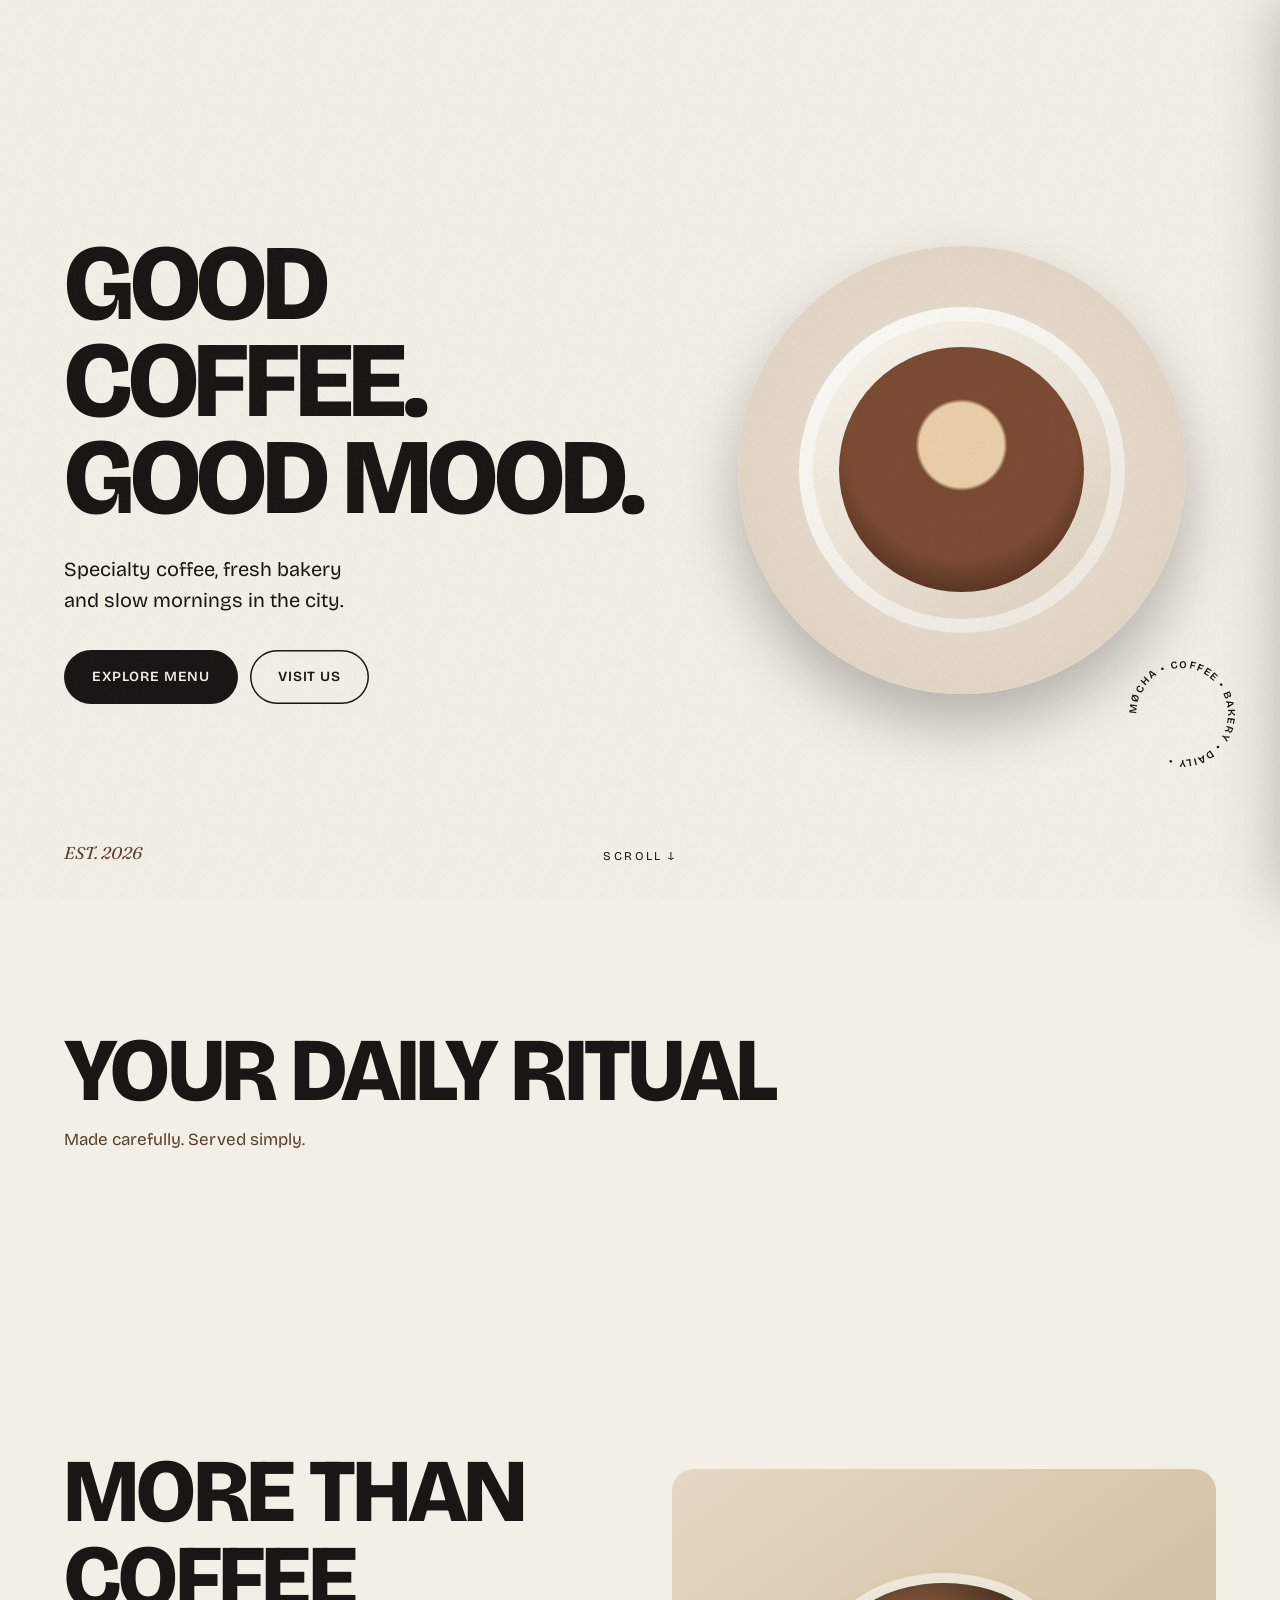
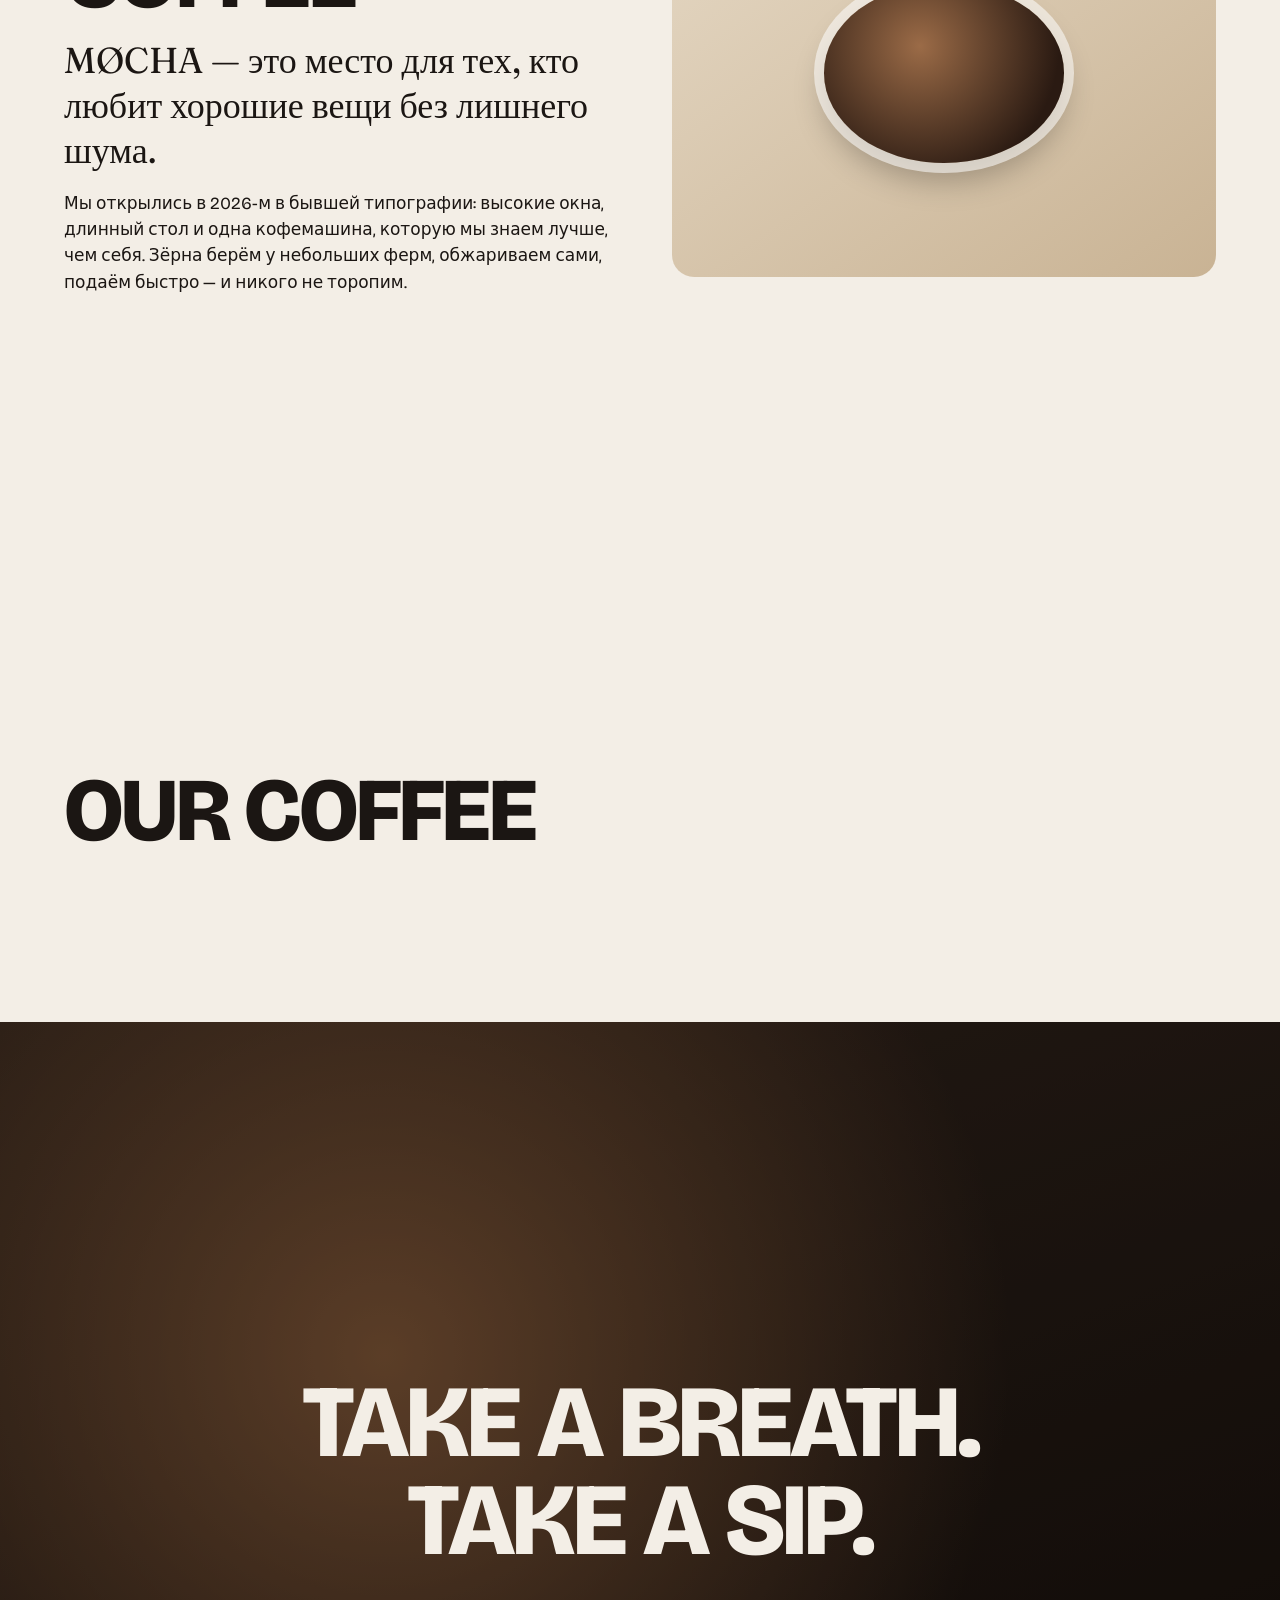
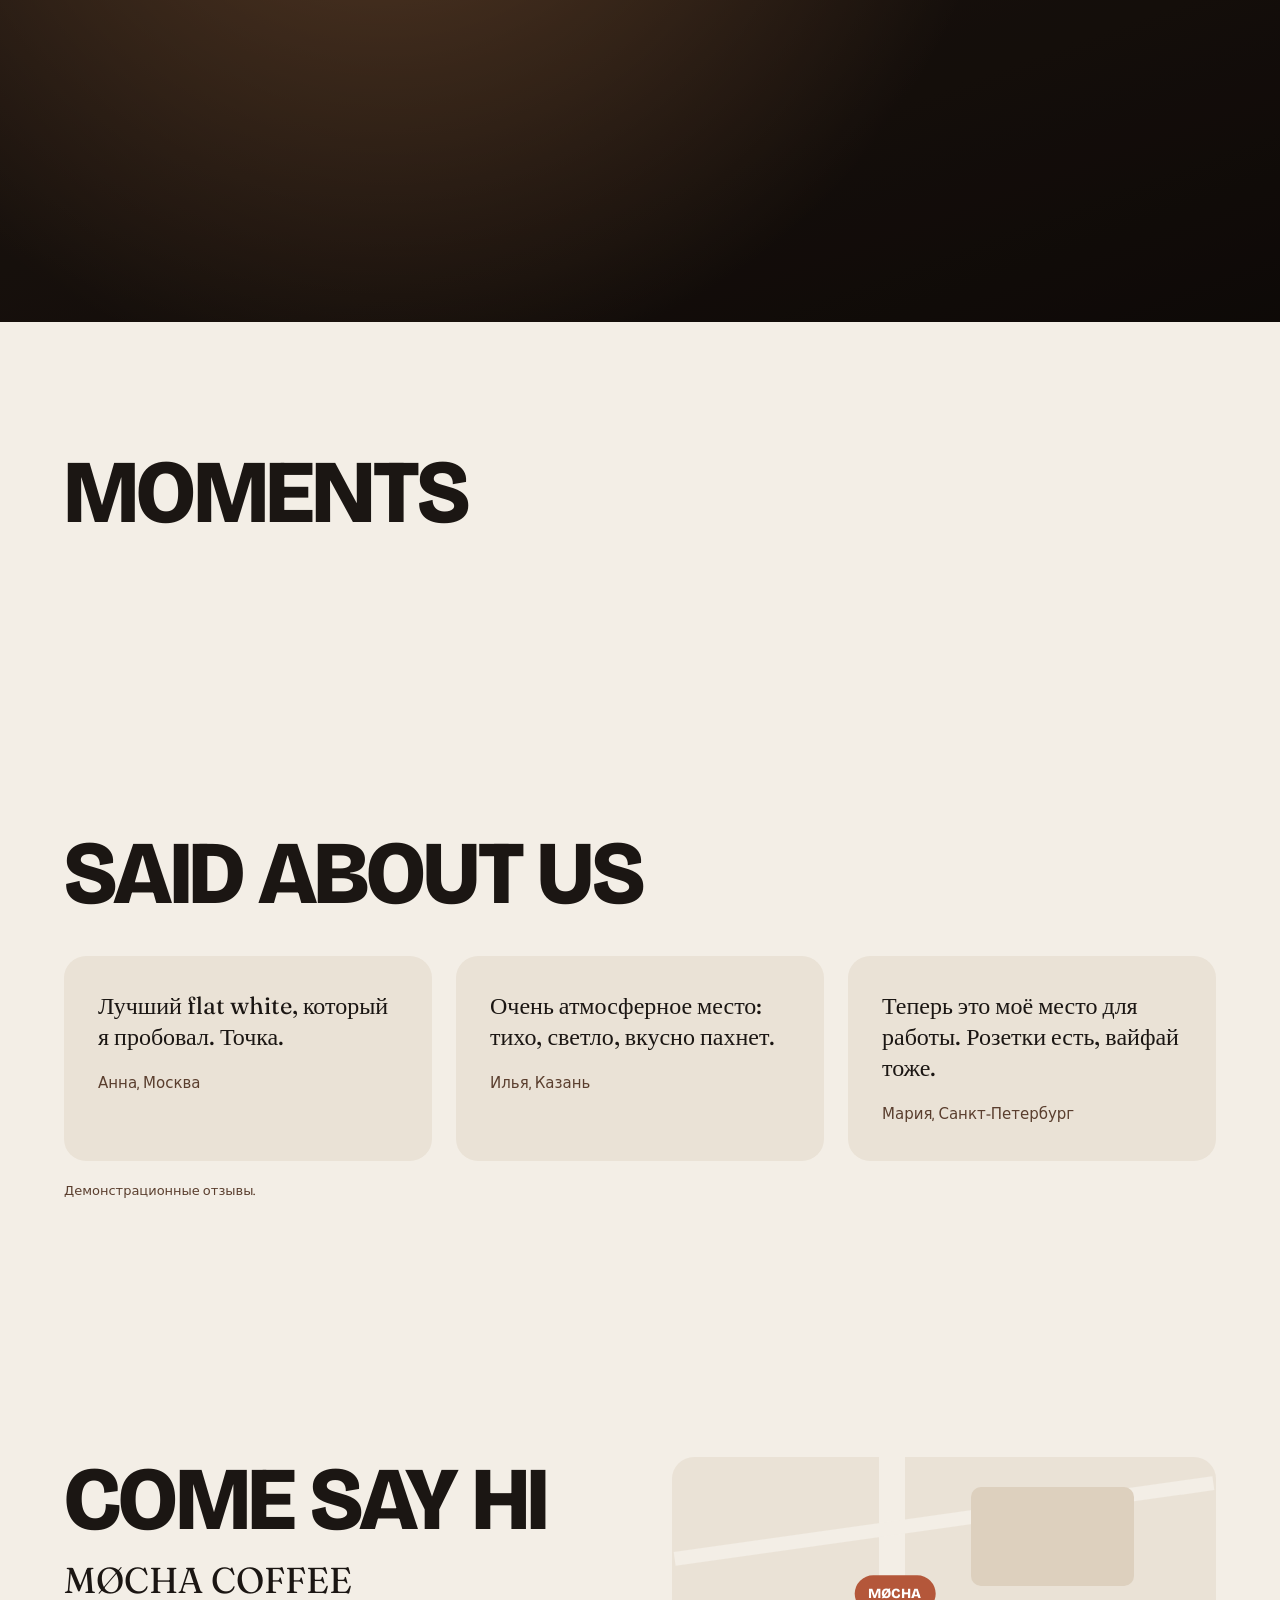
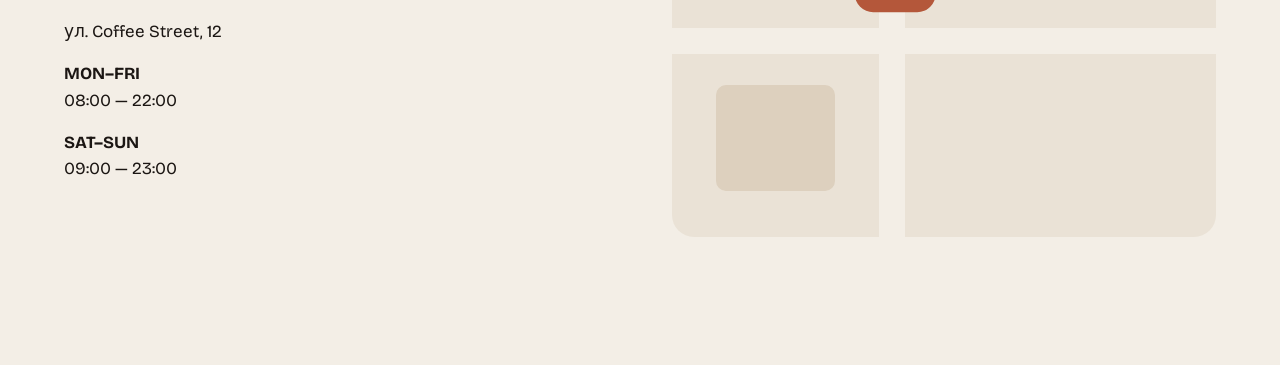
<file: index.html>
<!doctype html><html lang="ru"><head><meta charset="utf-8"><meta name="viewport" content="width=device-width,initial-scale=1"><title>MØCHA — Coffee &amp; Bakery</title><meta name="description" content="MØCHA — современная specialty-кофейня, свежая выпечка и хороший кофе каждый день."><meta property="og:title" content="MØCHA — Coffee &amp; Bakery"><meta property="og:description" content="Specialty-кофе, свежая выпечка и медленные утра в городе."><meta property="og:type" content="website"><link rel="icon" href="[data-uri]"><link rel="preconnect" href="https://fonts.googleapis.com"><link rel="preconnect" href="https://fonts.gstatic.com" crossorigin><link href="https://fonts.googleapis.com/css2?family=Bricolage+Grotesque:wght@400;600;800&family=Fraunces:ital,wght@0,400;1,400&display=swap" rel="stylesheet"><script>document.documentElement.dataset.theme=localStorage.getItem("mocha-theme")||"light"</script><style>
:root{--bg:#F3EEE6;--ink:#1B1613;--cof:#5A3E2E;--bei:#DDD0BE;--acc:#B4573A;--card:#EAE2D6;--r:22px}
[data-theme=dark]{--bg:#14100E;--ink:#F0E9DE;--cof:#C9A88E;--bei:#2A211C;--acc:#D07A5A;--card:#1D1714}
*{box-sizing:border-box;margin:0}html{scroll-behavior:smooth}
body{background:var(--bg);color:var(--ink);font:400 17px/1.55 "Bricolage Grotesque",system-ui,sans-serif;overflow-x:hidden;animation:fade .5s}
body::before{content:"";position:fixed;inset:0;pointer-events:none;opacity:.05;z-index:99;background-image:url("data:image/svg+xml,%3Csvg xmlns='http://www.w3.org/2000/svg' width='120' height='120'%3E%3Cfilter id='n'%3E%3CfeTurbulence baseFrequency='.9'/%3E%3C/filter%3E%3Crect width='120' height='120' filter='url(%23n)'/%3E%3C/svg%3E")}
@keyframes fade{from{opacity:0}}@keyframes up{from{opacity:0;transform:translateY(40px)}}@keyframes zoom{from{opacity:0;transform:scale(.9)}}
a{color:inherit}:focus-visible{outline:3px solid var(--acc);outline-offset:3px}
button{font:inherit;color:inherit;cursor:pointer;background:none;border:0}
.serif{font-family:Fraunces,Georgia,serif;font-size:clamp(24px,3vw,36px);line-height:1.25}
header{position:fixed;inset:0 0 auto;z-index:50;display:flex;align-items:center;justify-content:space-between;padding:22px 5vw;transition:.3s}
header.s{padding:10px 5vw;background:color-mix(in srgb,var(--bg) 70%,transparent);backdrop-filter:blur(14px);-webkit-backdrop-filter:blur(14px)}
.logo{font-weight:800;font-size:24px;letter-spacing:.06em;text-decoration:none}
nav{display:flex;gap:34px}nav a{text-decoration:none;font-weight:600;font-size:14px;letter-spacing:.1em}nav a:hover{color:var(--acc)}
.hr{display:flex;gap:6px;align-items:center}.hr a,.hr button{padding:10px 12px;min-height:44px;border-radius:99px;text-decoration:none;font-size:15px}
.hr a:hover,.hr button:hover{background:var(--bei)}#cb{position:relative}#cn{position:absolute;top:2px;right:0;background:var(--acc);color:#fff;border-radius:99px;font-size:11px;min-width:18px;text-align:center}#cn:empty{display:none}
#cb.bump{animation:pop .4s}@keyframes pop{50%{transform:scale(1.25)}}
#bg{display:none}
.big{font-weight:800;font-size:clamp(38px,7vw,96px);line-height:.95;letter-spacing:-.03em}
.sec{padding:clamp(70px,10vw,140px) 5vw}.pt{padding-top:140px}.sub{margin:14px 0 40px;color:var(--cof)}
.btns{display:flex;gap:12px;flex-wrap:wrap}.btn{display:inline-block;padding:16px 28px;border-radius:99px;background:var(--ink);color:var(--bg);font-weight:600;letter-spacing:.06em;font-size:14px;text-decoration:none;min-height:48px;transition:.25s}
.btn:hover{background:var(--acc);color:#fff}.btn.ghost{background:none;color:var(--ink);box-shadow:inset 0 0 0 1.5px var(--ink)}.btn.ghost:hover{background:var(--ink);color:var(--bg)}
.hero{min-height:100vh;display:grid;grid-template-columns:1.1fr .9fr;align-items:center;gap:20px;padding:120px 5vw 80px;position:relative}
.hero h1{font-size:clamp(46px,8.4vw,132px);font-weight:800;line-height:.9;letter-spacing:-.04em;margin-bottom:28px}
.hero h1 span{display:block;animation:up .9s .2s both}.lead{font-size:20px;margin-bottom:34px;animation:up .9s .45s both}.hero .btns{animation:up .9s .9s both}
.cup{position:relative;aspect-ratio:1;max-width:520px;width:100%;justify-self:center;animation:zoom 1.2s .3s both}
.cup i{position:absolute;border-radius:50%}.saucer{inset:6%;background:radial-gradient(circle,var(--card),var(--bei));box-shadow:0 30px 60px rgba(0,0,0,.25)}
.mug{inset:18%;background:linear-gradient(145deg,#FBF7F0,#D9CDBB);box-shadow:inset 0 0 0 14px rgba(255,255,255,.5)}
.art{inset:26%;background:radial-gradient(circle at 50% 40%,#E9CDA8 0 22%,#7A4B32 24% 60%,#2C1810 100%)}
.badge{position:absolute;right:3vw;bottom:14%;width:120px;animation:spin 22s linear infinite}.badge text{font-size:10.5px;letter-spacing:.14em;fill:var(--ink);font-weight:600}
@keyframes spin{to{transform:rotate(360deg)}}
.est{position:absolute;left:5vw;bottom:34px;font-family:Fraunces,serif;font-style:italic;color:var(--cof)}.scroll{position:absolute;left:50%;bottom:34px;transform:translateX(-50%);font-size:12px;letter-spacing:.2em;text-decoration:none}
.grid4{display:grid;grid-template-columns:repeat(4,1fr);gap:20px}.grid3{display:grid;grid-template-columns:repeat(3,1fr);gap:24px;margin-top:40px}
.card{text-align:left;display:block;width:100%}.card .ph{border-radius:var(--r);overflow:hidden}.card .ph::after{transition:.5s}.card:hover .ph::after{transform:scale(1.12)}
.card h3{margin-top:14px;font-size:22px}.card p{font-size:15px;color:var(--cof)}.row{display:flex;justify-content:space-between;align-items:center;margin-top:8px}
.price{font-family:Fraunces,serif;font-size:24px}.plus{width:44px;height:44px;border-radius:50%;background:var(--ink);color:var(--bg);font-size:22px;transition:.25s}.plus:hover{background:var(--acc);transform:rotate(90deg)}
.ph{position:relative;aspect-ratio:1;background:linear-gradient(145deg,var(--a),var(--b))}
.ph::after{content:"";position:absolute;inset:28%;border-radius:50%;background:radial-gradient(circle at 40% 35%,var(--c),#2A1A12 75%);box-shadow:0 0 0 10px rgba(255,255,255,.55),0 18px 30px rgba(0,0,0,.25)}
.t1{--a:#E5D8C4;--b:#C9B394;--c:#9B6B47}.t2{--a:#D9E0D0;--b:#B5C2A6;--c:#7C8F5C}.t3{--a:#D5E0E6;--b:#A9C0CC;--c:#5B4132}.t4{--a:#F0DDBF;--b:#DDB483;--c:#C98A4B}.t5{--a:#EBD3CF;--b:#D3A59D;--c:#8C3B2E}
.wide{aspect-ratio:4/3;border-radius:var(--r);overflow:hidden}
.story{display:grid;grid-template-columns:1fr 1fr;gap:5vw;align-items:center}.story p{margin-top:18px;max-width:52ch}.story .btn{margin-top:26px}
.steps{grid-column:1/-1;display:flex;gap:6vw;list-style:none;padding:0}.steps li{font-size:24px}.steps b{display:block;font-family:Fraunces,serif;font-weight:400;font-size:clamp(60px,9vw,130px);line-height:1;color:var(--acc)}
.rv{opacity:0;transform:translateY(30px);transition:.8s}.rv.in{opacity:1;transform:none}.steps li:nth-child(2){transition-delay:.2s}.steps li:nth-child(3){transition-delay:.4s}
.pack{background:var(--ink);color:var(--bg);border-radius:14px;padding:26px;min-height:340px;display:flex;flex-direction:column;justify-content:space-between;position:relative;overflow:hidden}
.pack::before{content:"";position:absolute;right:-40px;top:-40px;width:160px;height:160px;border-radius:50%;background:var(--pc)}
.pack h3{font-size:34px;letter-spacing:.04em;position:relative}.pack small{letter-spacing:.14em;color:var(--pc);font-weight:600}.pack ul{list-style:none;padding:0;font-family:Fraunces,serif;font-size:22px}
.slow{height:100vh;position:relative;overflow:hidden;display:grid;place-items:center;text-align:center;color:#F3EEE6}
.slow-bg{position:absolute;inset:-15% 0;background:radial-gradient(circle at 30% 40%,#8B5E3C,transparent 55%),linear-gradient(160deg,#3A2A20,#120C09)}.slow::after{content:"";position:absolute;inset:0;background:rgba(0,0,0,.35)}
.slow h2{position:relative;z-index:2;font-size:clamp(40px,8vw,120px);font-weight:800;line-height:.95;letter-spacing:-.03em}
.gal{display:grid;grid-template-columns:repeat(4,1fr);grid-auto-rows:190px;gap:14px;margin-top:40px}
.gal button{position:relative;overflow:hidden;border-radius:var(--r)}.gal button:nth-child(1){grid-row:span 2;grid-column:span 2}.gal button:nth-child(4){grid-column:span 2}
.gal .ph{position:absolute;inset:0;aspect-ratio:auto;transition:.6s}.gal button:hover .ph{transform:scale(1.08)}
.gal span{position:absolute;left:16px;bottom:14px;color:#fff;font-weight:600;opacity:0;transition:.3s;z-index:2;text-shadow:0 1px 8px rgba(0,0,0,.5)}.gal em{position:absolute;right:14px;top:10px;font-style:normal;font-size:28px;color:#fff;opacity:0;transition:.3s;z-index:2}
.gal button:hover span,.gal button:hover em,.gal button:focus-visible span,.gal button:focus-visible em{opacity:1}
.rev{background:var(--card);border-radius:var(--r);padding:34px}.rev blockquote{font-family:Fraunces,serif;font-size:24px;line-height:1.3}.rev figcaption{margin-top:20px;color:var(--cof);font-size:15px}.note{margin-top:20px;font-size:13px;color:var(--cof)}
.find{display:grid;grid-template-columns:1fr 1fr;gap:5vw}.find p{margin-top:16px}
.map{position:relative;min-height:380px;border-radius:var(--r);background:var(--card);overflow:hidden}.map i{position:absolute}.r{background:var(--bg)}.r1{left:0;right:0;top:45%;height:26px}.r2{top:0;bottom:0;left:38%;width:26px}.r3{left:0;right:0;top:15%;height:14px;transform:rotate(-8deg)}
.blk{background:var(--bei);border-radius:10px}.b1{left:8%;top:60%;width:22%;height:28%}.b2{left:55%;top:8%;width:30%;height:26%}
.pin{position:absolute;left:38%;top:45%;transform:translate(-30%,-140%);background:var(--acc);color:#fff;padding:8px 14px;border-radius:99px;font-weight:800;font-size:14px}
footer{background:var(--ink);color:var(--bg);padding:80px 5vw 0;overflow:hidden;position:relative}
footer .cols{display:grid;grid-template-columns:2fr 1fr 1fr 1fr;gap:30px}footer h4{font-size:12px;letter-spacing:.2em;opacity:.6;margin-bottom:12px}footer a{display:block;text-decoration:none;padding:3px 0}footer a:hover{color:var(--acc)}
.mega{font-weight:800;font-size:28vw;line-height:.75;letter-spacing:-.05em;margin:60px 0 -.09em;opacity:.12;white-space:nowrap;user-select:none}.copy{font-size:13px;opacity:.6;margin-top:50px}
.tabs{display:flex;gap:10px;flex-wrap:wrap;margin:40px 0}.tabs button{padding:12px 22px;border-radius:99px;box-shadow:inset 0 0 0 1.5px var(--ink);font-weight:600;font-size:14px;letter-spacing:.06em;min-height:44px}.tabs button[aria-selected=true]{background:var(--ink);color:var(--bg)}
.list{display:grid;grid-template-columns:repeat(2,1fr);gap:0 5vw}.item{display:grid;grid-template-columns:96px 1fr auto;gap:18px;align-items:center;padding:18px 0;border-bottom:1px solid var(--bei);text-align:left;width:100%;cursor:pointer;animation:up .5s both}
.item .ph{border-radius:14px;overflow:hidden}.item .ph::after{box-shadow:0 0 0 5px rgba(255,255,255,.55)}.item h3{font-size:22px}.item p{font-size:15px;color:var(--cof)}
.ov{position:fixed;inset:0;background:rgba(10,7,5,.55);z-index:80;display:none;place-items:center;padding:16px;backdrop-filter:blur(4px)}.ov.o{display:grid}
.modal{background:var(--bg);border-radius:28px;max-width:820px;width:100%;max-height:92vh;overflow:auto;display:grid;grid-template-columns:1fr 1fr;animation:zoom .3s}.modal .ph{height:100%;aspect-ratio:auto;min-height:260px}.mb{padding:30px;position:relative}
.x{position:absolute;right:14px;top:14px;width:44px;height:44px;font-size:26px;border-radius:50%;z-index:3}.x:hover{background:var(--bei)}
.mb h2{font-size:34px;line-height:1}.mb h4{margin:20px 0 8px;font-size:12px;letter-spacing:.2em;color:var(--cof)}.chips{display:flex;gap:8px;flex-wrap:wrap}
.chips label{cursor:pointer;position:relative}.chips input{position:absolute;opacity:0}.chips span{display:inline-block;padding:9px 16px;border-radius:99px;box-shadow:inset 0 0 0 1.5px var(--ink);font-size:14px;min-height:40px;line-height:22px}.chips input:checked+span{background:var(--ink);color:var(--bg)}.chips input:focus-visible+span{outline:3px solid var(--acc)}
.mb .btn{width:100%;margin-top:24px;border:0;cursor:pointer}
#drawer{position:fixed;top:0;right:0;bottom:0;width:min(440px,100%);background:var(--bg);z-index:90;transform:translateX(105%);transition:transform .45s cubic-bezier(.2,.8,.2,1);display:flex;flex-direction:column;box-shadow:-20px 0 60px rgba(0,0,0,.25)}#drawer.o{transform:none}
#drawer header{position:static;padding:22px 24px;border-bottom:1px solid var(--bei)}.dh{font-weight:800;letter-spacing:.08em}
#cl{list-style:none;padding:0 24px;overflow:auto;flex:1}#cl li{padding:18px 0;border-bottom:1px solid var(--bei);display:grid;grid-template-columns:1fr auto;gap:6px 12px;animation:up .35s both}
#cl select{background:var(--card);color:var(--ink);border:0;border-radius:8px;padding:2px 6px;font:inherit;font-size:14px}.qty{display:flex;align-items:center;gap:4px}.qty button{width:36px;height:36px;border-radius:50%;box-shadow:inset 0 0 0 1.5px var(--bei)}.qty output{min-width:22px;text-align:center}
.dm{font-size:14px;color:var(--cof)}.rm{font-size:13px;text-decoration:underline;color:var(--cof)}
.df{padding:20px 24px;border-top:1px solid var(--bei)}.tot{display:flex;justify-content:space-between;font-size:22px;margin-bottom:14px}.df .btn{width:100%;border:0;cursor:pointer}
#co{padding:20px 24px;overflow:auto;flex:1;display:none}#co label{display:block;margin:14px 0 6px;font-size:14px;color:var(--cof)}#co .chips label{margin:0}#co input[type=text],#co input[type=tel],#co input[type=time]{width:100%;padding:14px;border-radius:12px;border:1.5px solid var(--bei);background:var(--card);color:var(--ink);font:inherit}
#co .chips{margin:6px 0}#co .btn{width:100%;margin-top:24px;border:0;cursor:pointer}#co .back{margin-bottom:6px;font-size:14px;text-decoration:underline}.hid{display:none!important}
#done .modal{display:block;text-align:center;padding:60px 30px;max-width:520px}#done h2{font-size:clamp(36px,6vw,64px);font-weight:800;line-height:1}#done p{margin:12px 0}.no{font-family:Fraunces,serif;font-size:30px;color:var(--acc)}
.lbx{position:relative;width:min(760px,92vw)}.lbx .ph{aspect-ratio:4/3;border-radius:var(--r)}.lbx p{color:#fff;text-align:center;margin-top:12px}.lbn{position:absolute;top:45%;width:52px;height:52px;border-radius:50%;background:rgba(255,255,255,.9);color:#000;font-size:22px}
@media(max-width:1024px){.grid4{grid-template-columns:repeat(2,1fr)}.grid3{grid-template-columns:1fr 1fr}.list{grid-template-columns:1fr}}
@media(max-width:768px){nav{position:fixed;inset:0;background:var(--bg);flex-direction:column;justify-content:center;align-items:center;gap:26px;transform:translateY(-100%);transition:.4s;z-index:-1}nav.o{transform:none}nav a{font-size:26px}
#bg{display:block}.fu{display:none!important}.hero,.story,.find,footer .cols{grid-template-columns:1fr}.hero{padding-top:110px;gap:30px}.cup{max-width:340px}.badge{width:90px;right:4vw;bottom:24%}.est,.scroll{display:none}
.grid3{grid-template-columns:1fr}.gal{grid-template-columns:1fr 1fr;grid-auto-rows:150px}.gal button:nth-child(1){grid-column:span 2}.steps{gap:4vw}.modal{grid-template-columns:1fr}.modal .ph{min-height:170px;height:170px}#drawer{width:100%}.item{grid-template-columns:76px 1fr auto}}
@media(max-width:400px){.grid4{grid-template-columns:1fr}.btn{padding:14px 20px}}
@media(prefers-reduced-motion:reduce){*{animation:none!important;transition:none!important;scroll-behavior:auto!important}.rv{opacity:1;transform:none}}

</style></head><body>
<div id="hdr"></div>

<main id="pg-home">
<section class="hero"><div class="hero-t">
<h1><span>GOOD COFFEE.</span><span>GOOD MOOD.</span></h1>
<p class="lead">Specialty coffee, fresh bakery<br>and slow mornings in the city.</p>
<div class="btns"><a class="btn" href="#menu">EXPLORE MENU</a><a class="btn ghost" href="#contact">VISIT US</a></div></div>
<div class="cup" role="img" aria-label="Чашка specialty-кофе с латте-артом"><i class="saucer"></i><i class="mug"></i><i class="art"></i></div>
<svg class="badge" viewBox="0 0 120 120" aria-hidden="true"><defs><path id="c" d="M60 60m-46 0a46 46 0 1 1 92 0a46 46 0 1 1-92 0"/></defs><text><textPath href="#c">MØCHA • COFFEE • BAKERY • DAILY •</textPath></text></svg>
<span class="est">EST. 2026</span><a class="scroll" href="#ritual">SCROLL ↓</a></section>

<section id="ritual" class="sec"><h2 class="big">YOUR DAILY RITUAL</h2><p class="sub">Made carefully. Served simply.</p><div class="grid4" id="featured"></div></section>

<section id="story" class="sec story"><div><h2 class="big">MORE THAN COFFEE</h2>
<p class="serif">MØCHA — это место для тех, кто любит хорошие вещи без лишнего шума.</p>
<p>Мы открылись в 2026-м в бывшей типографии: высокие окна, длинный стол и одна кофемашина, которую мы знаем лучше, чем себя. Зёрна берём у небольших ферм, обжариваем сами, подаём быстро — и никого не торопим.</p></div>
<div class="ph t1 wide" role="img" aria-label="Интерьер кофейни"></div>
<ol class="steps"><li class="rv"><b>01</b>Origin</li><li class="rv"><b>02</b>Roast</li><li class="rv"><b>03</b>Serve</li></ol></section>

<section class="sec"><h2 class="big">OUR COFFEE</h2><div class="grid3 beans"></div></section>

<section class="slow"><div class="slow-bg" data-par></div><h2>TAKE A BREATH.<br>TAKE A SIP.</h2></section>

<section class="sec"><h2 class="big">MOMENTS</h2><div class="gal" id="gal"></div></section>

<section class="sec"><h2 class="big">SAID ABOUT US</h2><div class="grid3">
<figure class="rev"><blockquote>Лучший flat white, который я пробовал. Точка.</blockquote><figcaption>Анна, Москва</figcaption></figure>
<figure class="rev"><blockquote>Очень атмосферное место: тихо, светло, вкусно пахнет.</blockquote><figcaption>Илья, Казань</figcaption></figure>
<figure class="rev"><blockquote>Теперь это моё место для работы. Розетки есть, вайфай тоже.</blockquote><figcaption>Мария, Санкт-Петербург</figcaption></figure></div>
<p class="note">Демонстрационные отзывы.</p></section>

<section id="contact" class="sec find"><div><h2 class="big">COME SAY HI</h2><p class="serif">MØCHA COFFEE</p><p>ул. Coffee Street, 12</p>
<p><b>MON–FRI</b><br>08:00 — 22:00</p><p><b>SAT–SUN</b><br>09:00 — 23:00</p></div>
<div class="map" role="img" aria-label="Схема: MØCHA на пересечении улиц"><i class="r r1"></i><i class="r r2"></i><i class="r r3"></i><i class="blk b1"></i><i class="blk b2"></i><span class="pin">MØCHA</span></div></section>
</main>

<main id="pg-menu" class="sec pt" hidden><h1 class="big">МЕНЮ</h1>
<div class="tabs" role="tablist" id="tabs" aria-label="Категории"></div>
<div class="list" id="list" aria-live="polite"></div></main>
<div id="pg-about" hidden>
<main class="sec pt story"><div><h1 class="big">О НАС</h1>
<p class="serif">Coffee for slow mornings, fast ideas.</p>
<p>MØCHA — кофейня для тех, кто приходит работать, встречаться, читать и просто провести утро. Мы делаем короткое меню и делаем его хорошо.</p>
<p>Кофе обжариваем небольшими партиями, выпечку готовим каждое утро. Хотите забрать с собой — соберём за пару минут.</p>
<a class="btn" href="#menu">EXPLORE MENU</a></div>
<div class="ph t1 wide" role="img" aria-label="Стойка бариста"></div></main>
<section class="sec"><h2 class="big">OUR COFFEE</h2><div class="grid3 beans"></div></section>
</div>
<div id="ftr"></div>
<script>
const SZ={S:-30,M:0,L:70},AD={'Extra shot':60,'Овсяное молоко':50,'Ваниль':40,'Карамель':40};
const rub=n=>n.toLocaleString('ru-RU')+' ₽';
const $=(s,r=document)=>r.querySelector(s);
const Cart={items:(()=>{try{return JSON.parse(localStorage.getItem('mocha-cart'))||[]}catch(e){return[]}})(),
price:i=>i.base+(i.opts?SZ[i.size]+i.add.reduce((s,a)=>s+AD[a],0):0),
total(){return this.items.reduce((s,i)=>s+this.price(i)*i.qty,0)},
key:i=>i.id+i.size+i.add.join(),
save(){try{localStorage.setItem('mocha-cart',JSON.stringify(this.items))}catch(e){}this.render()},
add(it){it.k=this.key(it);const f=this.items.find(i=>i.k===it.k);f?f.qty+=it.qty:this.items.push(it);this.save();const b=$('#cb');b.classList.remove('bump');void b.offsetWidth;b.classList.add('bump')},
qty(k,d){const i=this.items.find(x=>x.k===k);i.qty+=d;if(i.qty<1)this.items=this.items.filter(x=>x!==i);this.save()},
del(k){this.items=this.items.filter(x=>x.k!==k);this.save()},
size(k,s){const i=this.items.find(x=>x.k===k);i.size=s;i.k=this.key(i);const d=this.items.find(x=>x!==i&&x.k===i.k);if(d){d.qty+=i.qty;this.items=this.items.filter(x=>x!==i)}this.save()},
render(){const n=this.items.reduce((s,i)=>s+i.qty,0);$('#cn').textContent=n||'';
$('#cl').innerHTML=this.items.length?this.items.map(i=>`<li><div><b>${i.name}</b>${i.opts?`<div class="dm"><select aria-label="Размер ${i.name}" data-k="${i.k}">${Object.keys(SZ).map(s=>`<option${s==i.size?' selected':''}>${s}</option>`).join('')}</select>${i.add.length?' · '+i.add.join(', '):''}</div>`:''}<button class="rm" data-d="${i.k}">Удалить</button></div><div class="price">${rub(this.price(i))}</div><div class="qty"><button data-q="-1" data-k="${i.k}" aria-label="Меньше">−</button><output>${i.qty}</output><button data-q="1" data-k="${i.k}" aria-label="Больше">+</button></div></li>`).join(''):'<li style="display:block;border:0;color:var(--cof)">Пока пусто. Выберите напиток в <a href="#menu"><u>меню</u></a>.</li>';
$('#tt').textContent=rub(this.total());$('#go').disabled=!this.items.length;$('#go').style.opacity=this.items.length?1:.4}};
function openDrawer(){$('#drawer').classList.add('o');$('#drawer').removeAttribute('inert');$('#ol').classList.add('o');$('#cart-view').style.display='flex';$('#co').style.display='none';$('#dc').focus()}
function closeDrawer(){$('#drawer').classList.remove('o');$('#drawer').setAttribute('inert','');$('#ol').classList.remove('o')}
document.body.insertAdjacentHTML('beforeend',`<div class="ov" id="ol" style="z-index:85"></div>
<aside id="drawer" inert aria-label="Корзина"><header><span class="dh">MØCHA ORDER</span><button class="x" style="position:static" id="dc" aria-label="Закрыть корзину">×</button></header>
<div id="cart-view" style="display:flex;flex-direction:column;flex:1;min-height:0"><ul id="cl"></ul><div class="df"><div class="tot"><span>Итого:</span><b id="tt"></b></div><button class="btn" id="go">Оформить заказ</button></div></div>
<form id="co"><button type="button" class="back" id="bk">← В корзину</button><label for="nm">Имя</label><input id="nm" type="text" required autocomplete="name"><label for="ph">Телефон</label><input id="ph" type="tel" required pattern="[0-9+()\\s\\-]{7,}" placeholder="+7 900 000-00-00">
<label>Способ получения</label><div class="chips"><label><input type="radio" name="m" value="p" checked><span>Забрать в кофейне</span></label><label><input type="radio" name="m" value="d"><span>Доставка</span></label></div>
<div id="dl" class="hid"><label for="ad">Адрес</label><input id="ad" type="text"><label for="pd">Подъезд</label><input id="pd" type="text"><label for="ap">Квартира</label><input id="ap" type="text"></div>
<label>Время</label><div class="chips"><label><input type="radio" name="t" value="a" checked><span>Как можно скорее</span></label><label><input type="radio" name="t" value="t"><span>Выбрать время</span></label></div><input id="tm" type="time" class="hid" aria-label="Время получения">
<button class="btn" type="submit">Отправить заказ</button></form></aside>
<div class="ov" id="done" role="dialog" aria-modal="true" aria-label="Заказ принят"><div class="modal"><h2>ORDER RECEIVED</h2><p class="serif" id="th"></p><p>Ваш заказ принят.</p><p class="no" id="on"></p><a class="btn" href="#menu" id="dn">Готово</a></div></div>`);
const D=$('#drawer');
$('#dc').onclick=$('#ol').onclick=closeDrawer;
D.addEventListener('click',e=>{const t=e.target;if(t.dataset.q)Cart.qty(t.dataset.k,+t.dataset.q);if(t.dataset.d)Cart.del(t.dataset.d)});
D.addEventListener('change',e=>{const t=e.target;if(t.tagName=='SELECT')Cart.size(t.dataset.k,t.value);if(t.name=='m')$('#dl').classList.toggle('hid',t.value!='d');if(t.name=='t')$('#tm').classList.toggle('hid',t.value!='t')});
$('#go').onclick=()=>{$('#cart-view').style.display='none';$('#co').style.display='block'};
$('#bk').onclick=()=>{$('#co').style.display='none';$('#cart-view').style.display='flex'};
$('#co').onsubmit=e=>{e.preventDefault();const d=$('#co input[name=m]:checked').value=='d';if(d&&!$('#ad').value.trim()){$('#ad').focus();return}
$('#th').textContent='Спасибо, '+$('#nm').value.trim()+'!';$('#on').textContent='№ M-'+Math.floor(1000+Math.random()*9000);
Cart.items=[];Cart.save();e.target.reset();$('#dl').classList.add('hid');$('#tm').classList.add('hid');closeDrawer();$('#done').classList.add('o');$('#dn').focus()};
$('#dn').onclick=e=>{e.preventDefault();$('#done').classList.remove('o')};
Cart.render();

const CATS={coffee:'COFFEE',non:'NON-COFFEE',cold:'COLD DRINKS',bake:'BAKERY',dess:'DESSERTS'},TONE={coffee:'t1',non:'t2',cold:'t3',bake:'t4',dess:'t5'};
const M=[
['coffee','espresso','Espresso',190,'Двойной эспрессо с плотной крема-шапкой и шоколадным послевкусием.'],
['coffee','americano','Americano',220,'Длинный чёрный кофе: чистый вкус, мягкая кислинка.'],
['coffee','cappuccino','Cappuccino',280,'Эспрессо, бархатное молоко и густая пенка. Классика утра.'],
['coffee','flatwhite','Flat White',320,'Двойной ристретто и шёлковое молоко. Кофе, который слышно.'],
['coffee','latte','Latte',320,'Мягкий, сливочный, с нотами карамели и печенья.'],
['non','matcha','Matcha Latte',340,'Церемониальная матча, овсяное или обычное молоко.'],
['non','cocoa','Cocoa',260,'Густое какао из тёмного шоколада, немного морской соли.'],
['non','chai','Chai Masala',280,'Чёрный чай, кардамон, корица и имбирь на молоке.'],
['cold','icedlatte','Iced Latte',330,'Эспрессо, холодное молоко и много льда.'],
['cold','coldbrew','Cold Brew',300,'Двенадцать часов настаивания. Тёмный шоколад и цитрус.'],
['cold','tonic','Espresso Tonic',310,'Эспрессо на тонике с апельсиновой цедрой.'],
['bake','croissant','Круассан',210,'Слоёный, масляный, хрустит с первого укуса.'],
['bake','cardamom','Булочка с кардамоном',190,'Мягкая булочка, сахарная корочка, много специй.'],
['bake','focaccia','Фокачча с томатами',240,'Оливковое масло, розмарин, морская соль.'],
['dess','cheesecake','Чизкейк баскский',360,'Карамельная корочка и нежная сливочная середина.'],
['dess','brownie','Брауни',230,'Плотный, с тёмным шоколадом и грецким орехом.'],
['dess','tiramisu','Тирамису',340,'Маскарпоне, савоярди и наш эспрессо.']
].map(a=>({cat:a[0],id:a[1],name:a[2],price:a[3],desc:a[4],opts:['coffee','non','cold'].includes(a[0])}));
const BEANS=[['ETHIOPIA','Эфиопия',['Жасмин','Черника','Цитрус'],'LIGHT ROAST','#E2B34D'],['BRAZIL','Бразилия',['Орех','Какао','Карамель'],'MEDIUM ROAST','#C9714A'],['COLOMBIA','Колумбия',['Красное яблоко','Мёд','Шоколад'],'MEDIUM-DARK ROAST','#8FB08A']];
const ph=c=>`<div class="ph ${TONE[c]}"></div>`;
function card(m){return `<article><button class="card" data-o="${m.id}" aria-label="${m.name}, ${m.price} ₽">${ph(m.cat)}<h3>${m.name}</h3><p>${m.desc}</p></button><div class="row"><span class="price">${rub(m.price)}</span><button class="plus" data-a="${m.id}" aria-label="Добавить ${m.name}">+</button></div></article>`}
const f=$('#featured');if(f)f.innerHTML=['espresso','cappuccino','flatwhite','icedlatte'].map(id=>card(M.find(m=>m.id==id))).join('');
document.querySelectorAll('.beans').forEach(bn=>bn.innerHTML=BEANS.map(b=>`<article class="pack" style="--pc:${b[4]}"><div><small>${b[1].toUpperCase()}</small><h3>${b[0]}</h3></div><ul>${b[2].map(n=>`<li>${n}</li>`).join('')}</ul><small>${b[3]}</small></article>`).join(''));
const L=$('#list');
function show(c){$('#tabs').querySelectorAll('button').forEach(b=>b.setAttribute('aria-selected',b.dataset.c==c));
L.innerHTML=M.filter(m=>m.cat==c).map((m,i)=>`<div class="item" style="animation-delay:${i*.05}s" data-o="${m.id}" role="button" tabindex="0" aria-label="${m.name}, ${m.price} ₽"><div>${ph(m.cat)}</div><div><h3>${m.name}</h3><p>${m.desc}</p></div><span class="price">${rub(m.price)}</span></div>`).join('')}
if(L){$('#tabs').innerHTML=Object.entries(CATS).map(([k,v])=>`<button role="tab" data-c="${k}">${v}</button>`).join('');$('#tabs').onclick=e=>{if(e.target.dataset.c)show(e.target.dataset.c)};show('coffee');
L.addEventListener('keydown',e=>{if((e.key=='Enter'||e.key==' ')&&e.target.dataset.o){e.preventDefault();openM(e.target.dataset.o)}})}
document.body.insertAdjacentHTML('beforeend',`<div class="ov" id="mo"><div class="modal" role="dialog" aria-modal="true" aria-labelledby="mt"><div id="mp"></div><div class="mb"><button class="x" id="mx" aria-label="Закрыть">×</button><h2 id="mt"></h2><p id="md" class="dm"></p><div id="mopt"><h4>РАЗМЕР</h4><div class="chips" id="msz">${Object.keys(SZ).map(s=>`<label><input type="radio" name="sz" value="${s}"${s=='M'?' checked':''}><span>${s}</span></label>`).join('')}</div><h4>ДОБАВКИ</h4><div class="chips" id="mad">${Object.entries(AD).map(([k,v])=>`<label><input type="checkbox" value="${k}"><span>${k} +${v} ₽</span></label>`).join('')}</div></div><button class="btn" id="mb2"></button></div></div></div>`);
let cur=null;
function mp(){const s=$('#msz input:checked').value,a=[...document.querySelectorAll('#mad input:checked')].map(i=>i.value);return{id:cur.id,name:cur.name,base:cur.price,opts:cur.opts,size:cur.opts?s:'M',add:cur.opts?a:[],qty:1}}
function upd(){$('#mb2').textContent='Добавить в заказ — '+rub(Cart.price(mp()))}
function openM(id){cur=M.find(m=>m.id==id);$('#mp').innerHTML=ph(cur.cat);$('#mt').textContent=cur.name;$('#md').textContent=cur.desc;$('#mopt').style.display=cur.opts?'block':'none';
document.querySelectorAll('#mo input').forEach(i=>i.checked=(i.name=='sz'&&i.value=='M'));upd();$('#mo').classList.add('o');$('#mx').focus()}
const closeM=()=>$('#mo').classList.remove('o');
$('#mx').onclick=closeM;$('#mo').onclick=e=>{if(e.target.id=='mo')closeM()};$('#mo').addEventListener('change',upd);
$('#mb2').onclick=()=>{Cart.add(mp());closeM();openDrawer()};
document.addEventListener('click',e=>{const a=e.target.closest('[data-a]');if(a){const m=M.find(x=>x.id==a.dataset.a);Cart.add({id:m.id,name:m.name,base:m.price,opts:m.opts,size:'M',add:[],qty:1});return}
const o=e.target.closest('[data-o]');if(o)openM(o.dataset.o)});

const NAV=[['MENU','#menu'],['ABOUT','#about'],['STORY','#story'],['CONTACT','#contact']];
$('#hdr').outerHTML=`<header id="h"><a class="logo" href="#" aria-label="MØCHA, на главную">MØCHA</a><nav id="nv" aria-label="Основная">${NAV.map(n=>`<a href="${n[1]}">${n[0]}</a>`).join('')}</nav>
<div class="hr"><a class="fu" href="#contact">📍 Find us</a><button id="th2" aria-label="Переключить тему">◐</button><button id="cb" aria-label="Корзина">🛒<span id="cn"></span></button><button id="bg" aria-label="Меню" aria-expanded="false">☰</button></div></header>`;
$('#ftr').outerHTML=`<footer><div class="cols"><div><b style="font-size:28px">MØCHA</b><p>COFFEE &amp; BAKERY</p></div><div><h4>NAVIGATION</h4>${NAV.map(n=>`<a href="${n[1]}">${n[0][0]+n[0].slice(1).toLowerCase()}</a>`).join('')}</div><div><h4>SOCIAL</h4><a href="https://instagram.com" target="_blank" rel="noopener">Instagram</a><a href="https://t.me" target="_blank" rel="noopener">Telegram</a><a href="https://vk.com" target="_blank" rel="noopener">VK</a></div><div><h4>CONTACT</h4><a href="tel:+70000000000">+7 000 000-00-00</a><a href="mailto:hello@mocha.coffee">hello@mocha.coffee</a></div></div><div class="mega" aria-hidden="true">MØCHA</div><p class="copy">© 2026 MØCHA COFFEE</p></footer>`;
const H=$('#h'),nv=$('#nv'),bg=$('#bg');
const sc=()=>H.classList.toggle('s',scrollY>40);sc();addEventListener('scroll',sc,{passive:true});
bg.onclick=()=>{const o=nv.classList.toggle('o');bg.setAttribute('aria-expanded',o);bg.textContent=o?'✕':'☰'};
nv.onclick=e=>{if(e.target.tagName=='A'){nv.classList.remove('o');bg.textContent='☰'}};
$('#th2').onclick=()=>{const t=document.documentElement.dataset.theme=='dark'?'light':'dark';document.documentElement.dataset.theme=t;try{localStorage.setItem('mocha-theme',t)}catch(e){}};
$('#cb').onclick=openDrawer;
document.body.insertAdjacentHTML('beforeend',`<div class="ov" id="lb" role="dialog" aria-modal="true" aria-label="Галерея"><button class="x" id="lx" style="color:#fff" aria-label="Закрыть">×</button><button class="lbn" id="lp" style="left:3vw" aria-label="Назад">←</button><div class="lbx"><div id="lv"></div><p id="lc"></p></div><button class="lbn" id="ln" style="right:3vw" aria-label="Вперёд">→</button></div>`);
const lb=$('#lb'),G=[['t1','Кофе'],['t2','Интерьер'],['t4','Выпечка'],['t3','Бариста'],['t5','Люди'],['t1','Детали']];let gi=0;
const g=$('#gal');if(g)g.innerHTML=G.map((x,i)=>`<button data-g="${i}" aria-label="Открыть: ${x[1]}"><div class="ph ${x[0]}"></div><span>${x[1]}</span><em>+</em></button>`).join('');
function sg(i){gi=(i+G.length)%G.length;$('#lv').innerHTML=`<div class="ph ${G[gi][0]}"></div>`;$('#lc').textContent=G[gi][1]+' · '+(gi+1)+'/'+G.length}
document.addEventListener('click',e=>{const b=e.target.closest('[data-g]');if(b){sg(+b.dataset.g);lb.classList.add('o');$('#lx').focus()}});
$('#lx').onclick=()=>lb.classList.remove('o');$('#lp').onclick=()=>sg(gi-1);$('#ln').onclick=()=>sg(gi+1);
addEventListener('keydown',e=>{if(e.key=='Escape'){closeDrawer();closeM();$('#done').classList.remove('o');lb.classList.remove('o');nv.classList.remove('o')}
if(lb.classList.contains('o')){if(e.key=='ArrowLeft')sg(gi-1);if(e.key=='ArrowRight')sg(gi+1)}});
const io=new IntersectionObserver(es=>es.forEach(x=>{if(x.isIntersecting){x.target.classList.add('in');io.unobserve(x.target)}}),{threshold:.3});
document.querySelectorAll('.rv').forEach(e=>io.observe(e));
const par=$('[data-par]');if(par&&!matchMedia('(prefers-reduced-motion:reduce)').matches){const s=par.parentNode;addEventListener('scroll',()=>{const r=s.getBoundingClientRect();if(r.bottom>0&&r.top<innerHeight)par.style.transform=`translateY(${-r.top*.18}px)`},{passive:true})}

const TT={home:'MØCHA — Coffee & Bakery',menu:'Меню — MØCHA',about:'О нас — MØCHA'};
function route(){const h=location.hash.slice(1),p=(h=='menu'||h=='about')?h:'home';
['home','menu','about'].forEach(x=>$('#pg-'+x).hidden=x!=p);document.title=TT[p];
const t=p=='home'&&h&&document.getElementById(h);t?t.scrollIntoView():scrollTo(0,0);nv.classList.remove('o');bg.textContent='☰'}
addEventListener('hashchange',route);route();

</script></body></html>
</file>
